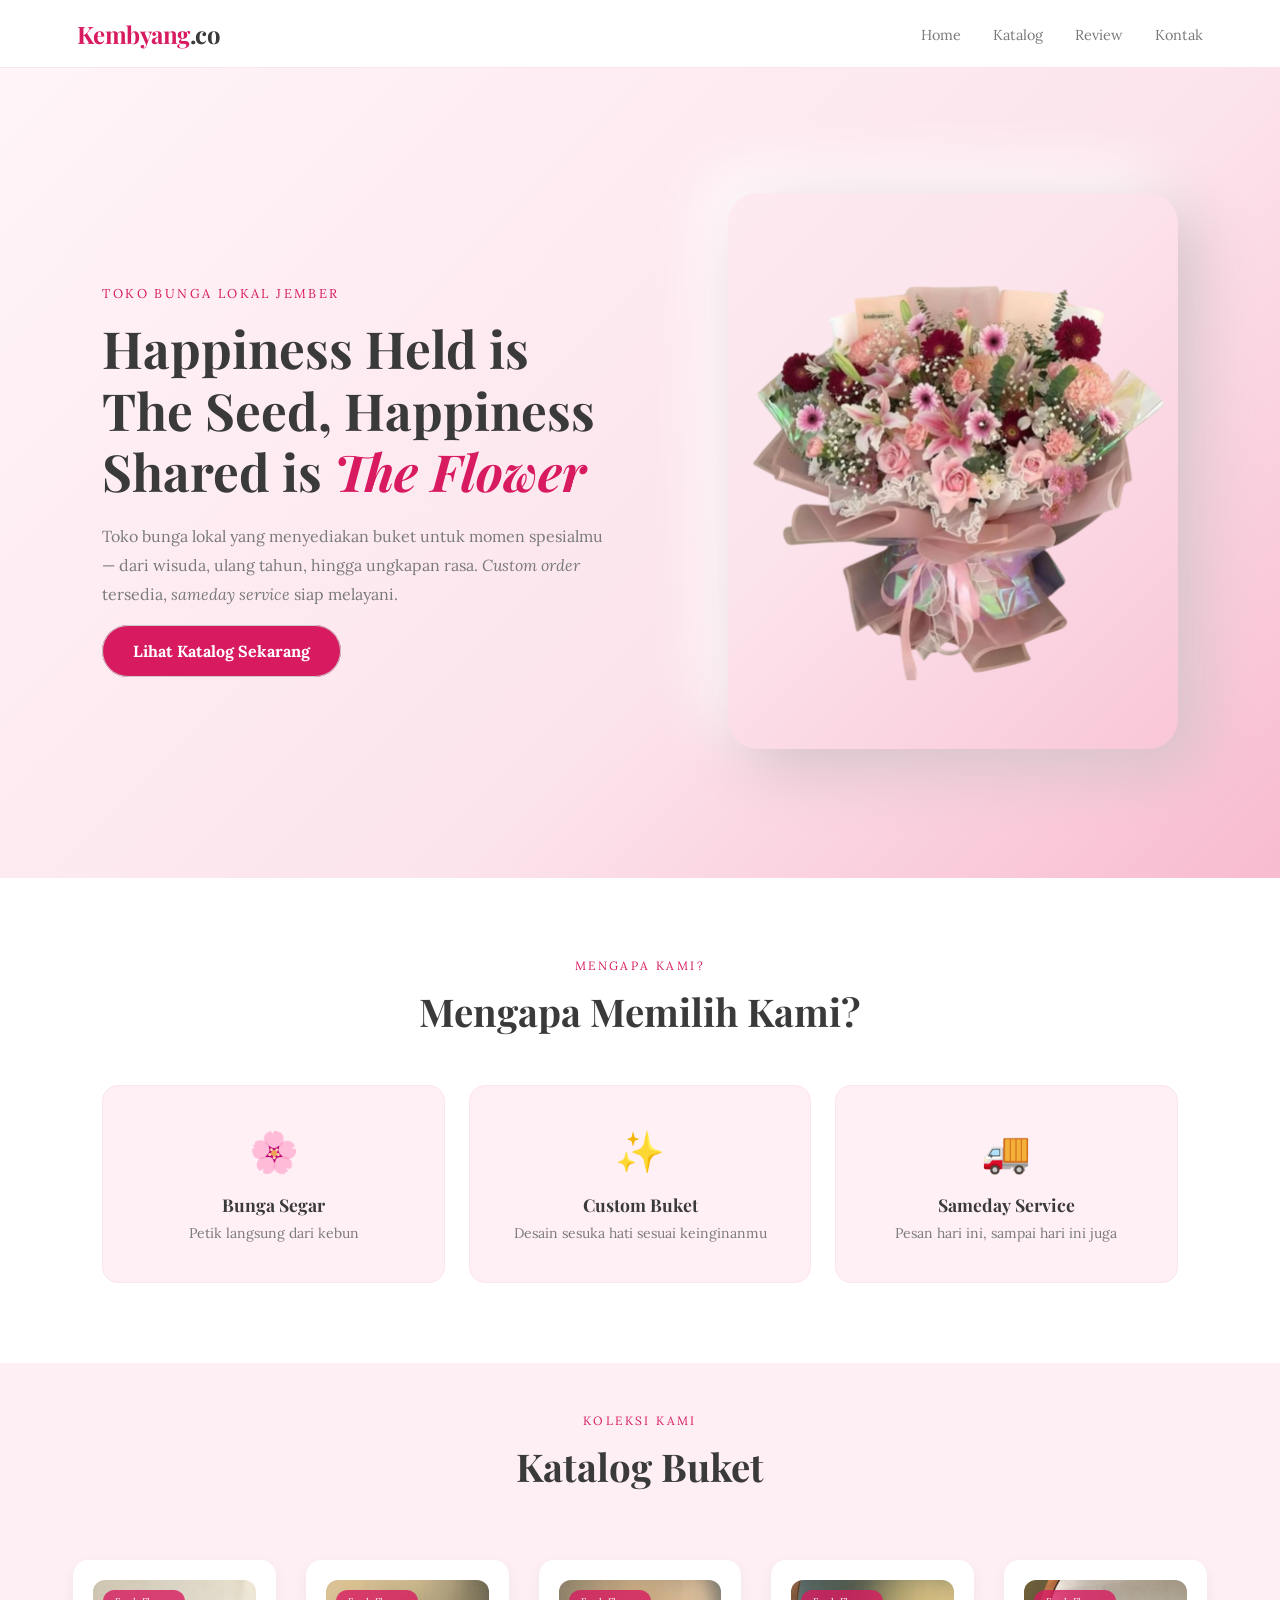
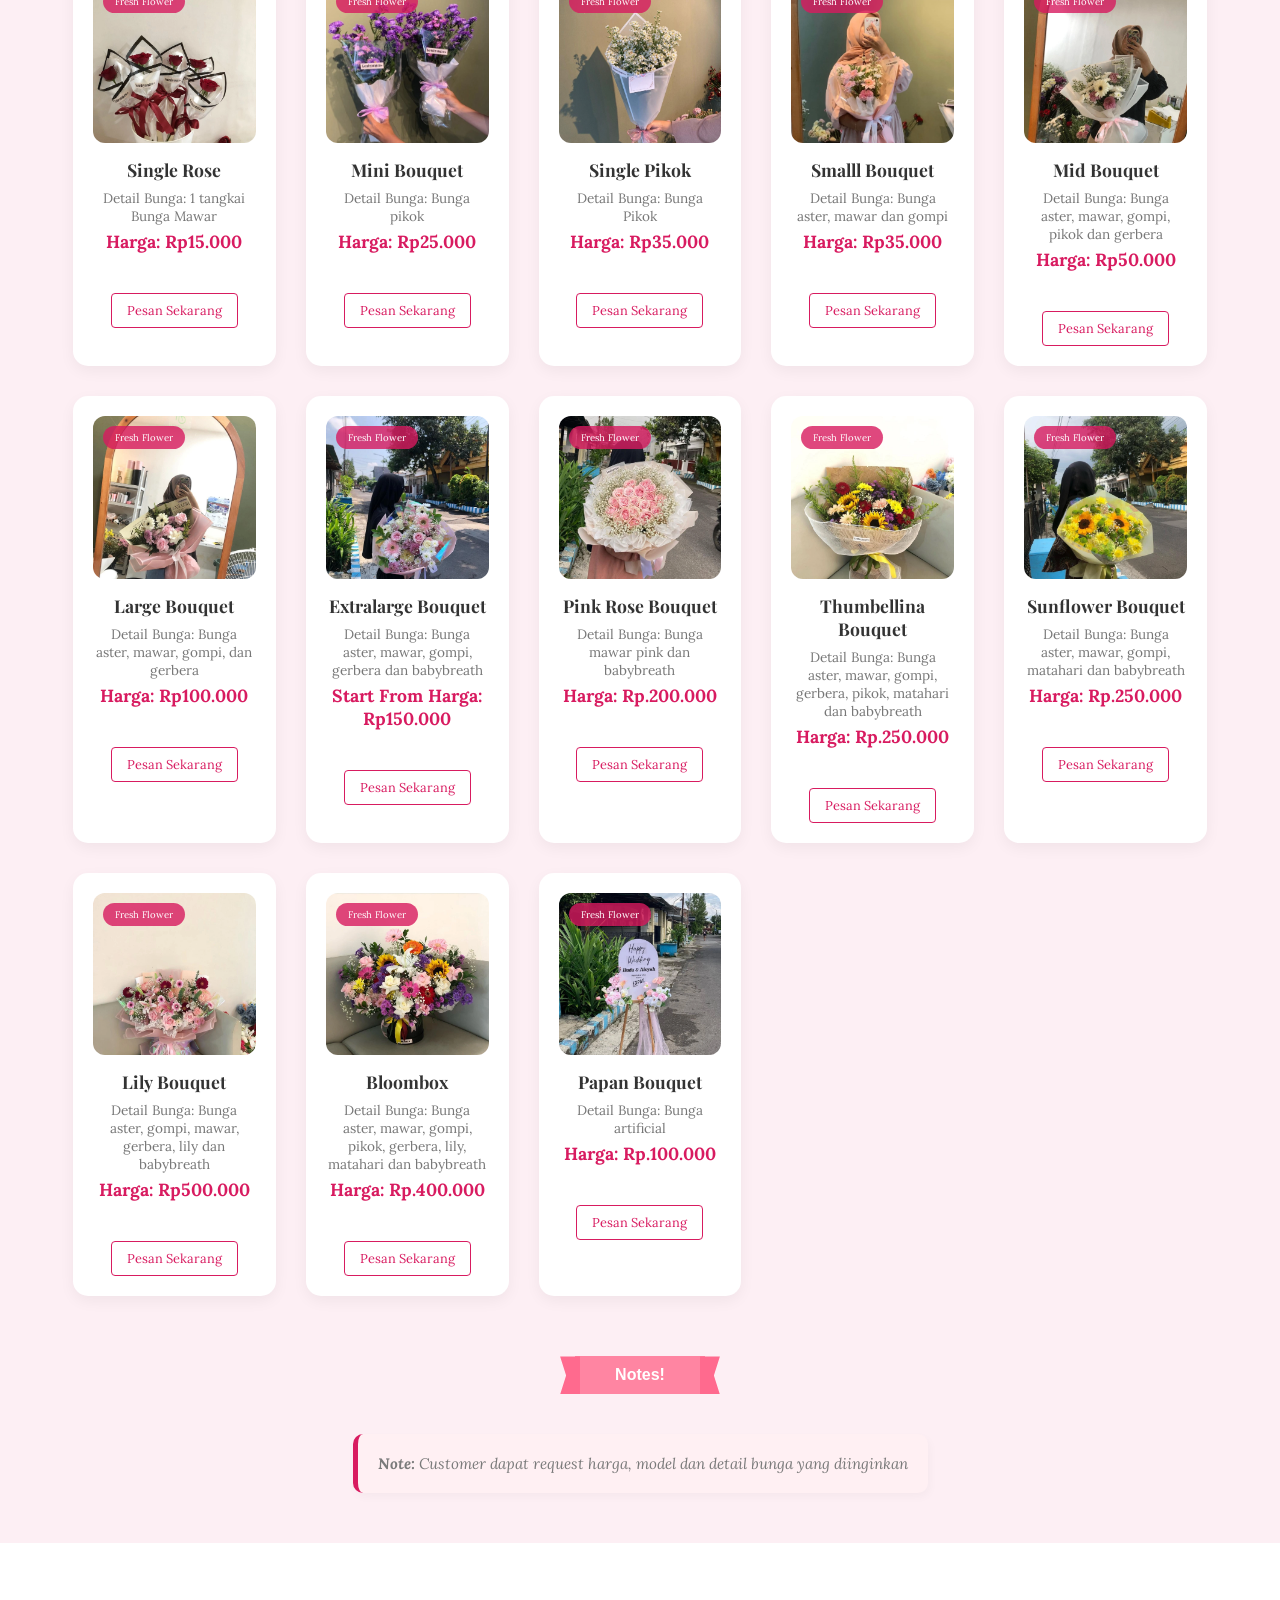
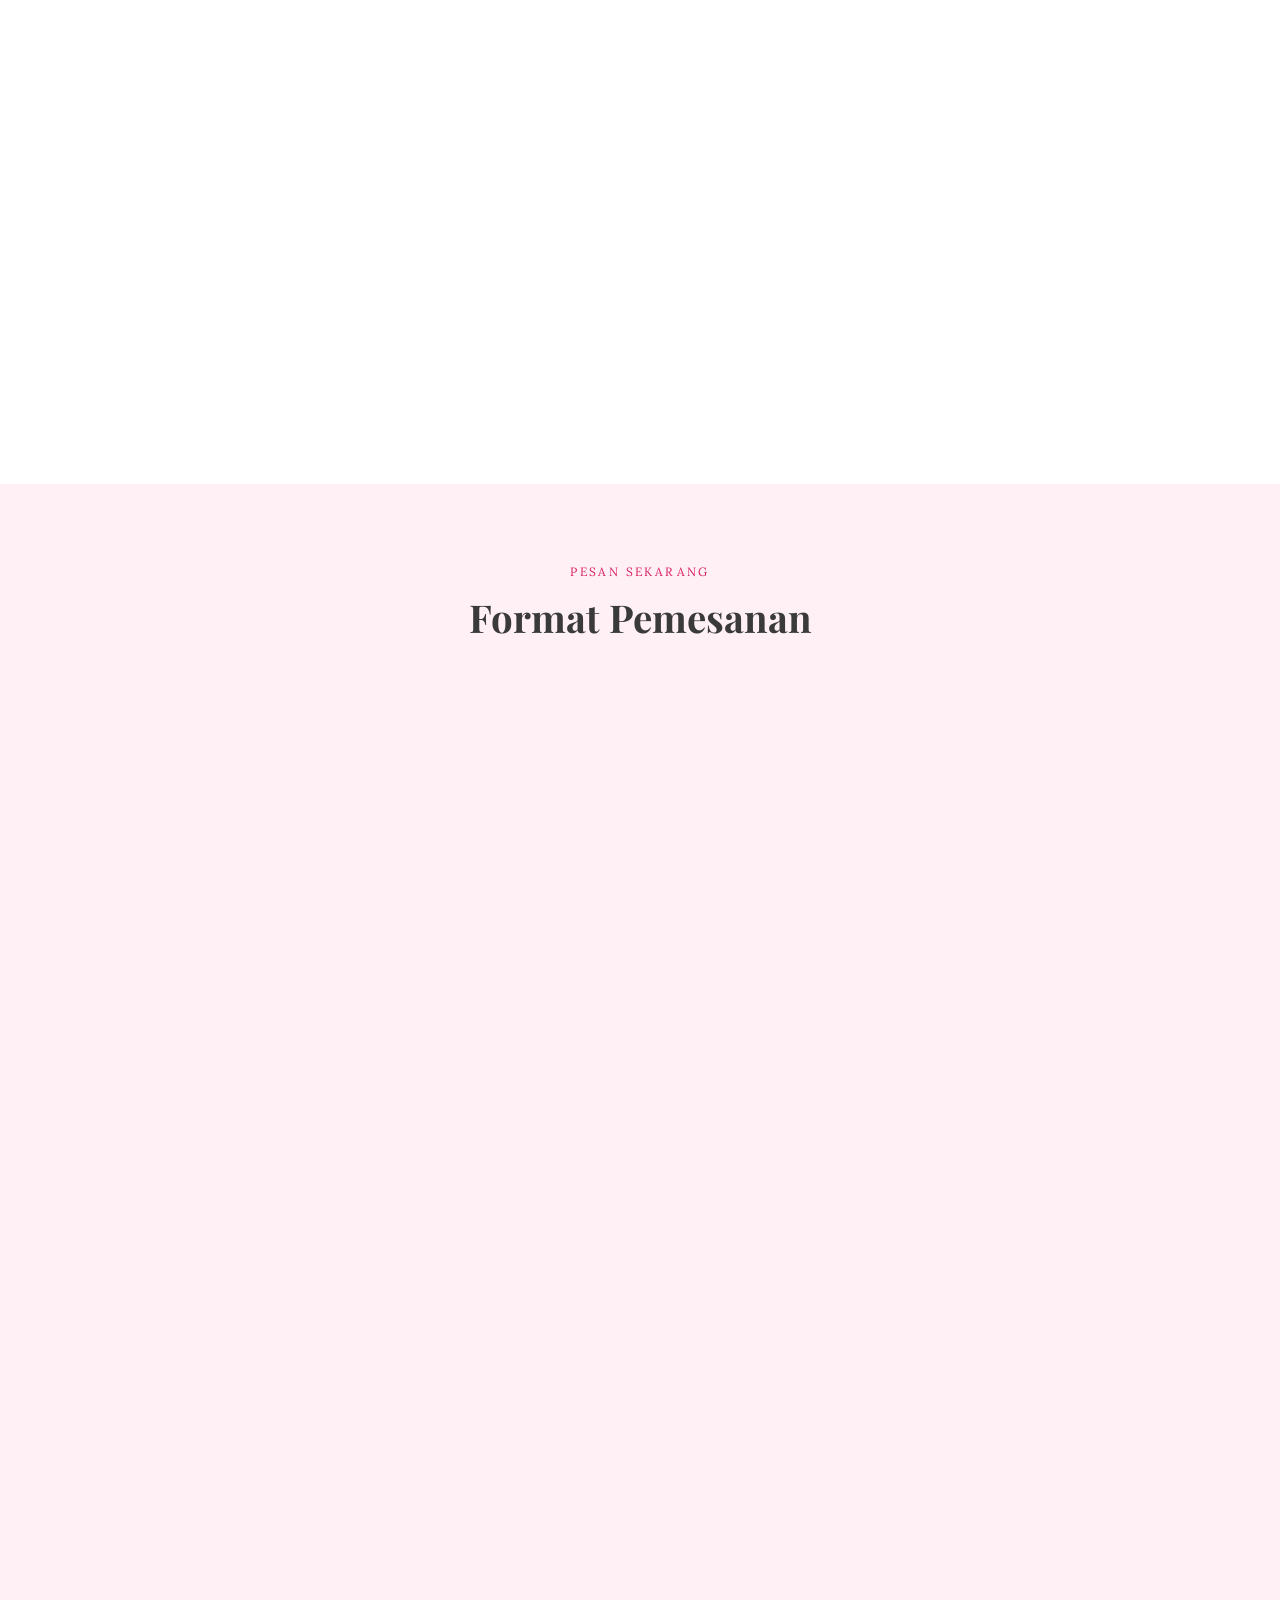
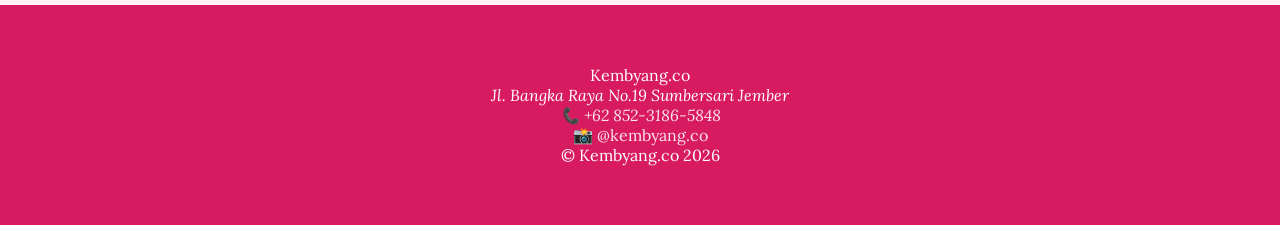
<file: index.html>
<!DOCTYPE html>
<html lang="id">

<head>
    <meta charset="UTF-8">
    <meta name="viewport" content="width=device-width, initial-scale=1.0">
    <meta name="description" content="Kembyang.co Buket segar untuk momen spesialmu, tersedia sameday service dan custom order">
    <title>Kembyang.co</title>
    <link rel="preconnect" href="https://fonts.googleapis.com">
    <link rel="preconnect" href="https://fonts.gstatic.com" crossorigin>
    <link href="https://fonts.googleapis.com/css2?family=Playfair+Display:ital,wght@0,400..900;1,400..900&display=swap"
        rel="stylesheet">
    <link rel="preconnect" href="https://fonts.googleapis.com">
    <link rel="preconnect" href="https://fonts.gstatic.com" crossorigin>
    <link href="https://fonts.googleapis.com/css2?family=Playfair+Display:ital,wght@0,400..700;1,400&family=Lora:ital,wght@0,400;0,500;1,400&display=swap" rel="stylesheet">
    <link rel="stylesheet" href="styles.css">
</head>

<body>
    <header class="header">
        <h1 class="logo">Kembyang<span>.co</span></h1>
        <nav>
            <ul class="nav-links">
                <li><a href="#home">Home</a></li>
                <li><a href="#katalog">Katalog</a></li>
                <li><a href="#review">Review</a></li>
                <li><a href="#kontak">Kontak</a></li>
            </ul>
        </nav>
        <button class="hamburger" aria-label="buka menu" id="hamburger">
            <span></span><span></span><span></span>
        </button>
    </header>
    <div class="mobile-menu" id="mobileMenu">
        <a href="#home" class="mobile-link">Home</a>
        <a href="#katalog" class="mobile-link">Katalog</a>
        <a href="#review" class="mobile-link">Review</a>
        <a href="#kontak" class="mobile-link">Kontak</a>
    </div>
    <section id="home" class="hero-section">
        <div class="hero-content reveal">
            <p class="hero-eyebrow">Toko bunga lokal Jember</p>
            <h1 class="hero-title">Happiness Held is The Seed, Happiness Shared is <em>The Flower</em></h1>
            <p class="hero-desc">Toko bunga lokal yang menyediakan buket untuk momen spesialmu — dari wisuda, ulang tahun, hingga ungkapan rasa. <em>Custom order</em> tersedia, <em>sameday service</em> siap melayani.</p>
            <a href="#katalog" class="btn-katalog">Lihat Katalog Sekarang</a>
        </div>
        <div class="hero-image reveal">
            <img class="flower-pict" src="images/Desain tanpa judul-Photoroom.png" alt="Bouquet Freshflowers Nuansa Pink dan Putih">
        </div>
    </section>
    <section class="features reveal">
        <p class="section-label">Mengapa kami?</p>
        <h2 class="section-title">Mengapa Memilih Kami?</h2>
        <ul class="features-grid">
            <li>
                <div class="feature-icon">🌸</div>
                <h3>Bunga Segar</h3>
                <p>Petik langsung dari kebun</p>
            </li>
            <li>
                <div class="feature-icon">✨</div>
                <h3>Custom Buket</h3>
                <p>Desain sesuka hati sesuai keinginanmu</p>
            </li>
            <li>
                <div class="feature-icon">🚚</div>
                <h3>Sameday Service</h3>
                <p>Pesan hari ini, sampai hari ini juga</p>
            </li>
        </ul>
    </section>
    <section id="katalog" class="katalog" aria-labelledby="jenis-buket">
        <p class="section-label">Koleksi kami</p>
        <h2 class="section-title">Katalog Buket</h2>
        <div class="katalog-grid">
            <article class="bouquet-card">
                <img src="images/single-rose.webp" alt="Single Rose Mawar Merah">
                <div class="card-content">
                    <h3>Single Rose</h3>
                    <p>Detail Bunga: 1 tangkai Bunga Mawar</p>
                    <p>Harga: Rp15.000</p>
                </div>
                <a href="https://wa.me/6285231865848" target="_blank" class="btn-order">Pesan
                    Sekarang</a>
            </article>
            <article class="bouquet-card">
                <img src="images/mini.webp" alt="Mini Bouquet dengan bunga pikok">
                <div class="card-content">
                    <h3>Mini Bouquet</h3>
                    <p>Detail Bunga: Bunga pikok</p>
                    <p>Harga: Rp25.000</p>
                </div>
                <a href="https://wa.me/6285231865848" target="_blank" class="btn-order">Pesan
                    Sekarang</a>
            </article>
            <article class="bouquet-card">
                <img src="images/single.webp" alt="Single Pikok">
                <div class="card-content">
                    <h3>Single Pikok</h3>
                    <p>Detail Bunga: Bunga Pikok</p>
                    <p>Harga: Rp35.000</p>
                </div>
                <a href="https://wa.me/6285231865848" target="_blank" class="btn-order">Pesan
                    Sekarang</a>
            </article>
            <article class="bouquet-card">
                <img src="images/small-2.webp" alt="Small Bouquet Bunga Freshflowers Nuansa Pink">
                <div class="card-content">
                    <h3>Smalll Bouquet</h3>
                    <p>Detail Bunga: Bunga aster, mawar dan gompi</p>
                    <p>Harga: Rp35.000</p>
                </div>
                <a href="https://wa.me/6285231865848" target="_blank" class="btn-order">Pesan
                    Sekarang</a>
            </article>
            <article class="bouquet-card">
                <img src="images/mid-1.webp" alt="Mid Bouquet Bunga Freshflowers Nuansa Pink Putih">
                <div class="card-content">
                    <h3>Mid Bouquet</h3>
                    <p>Detail Bunga: Bunga aster, mawar, gompi, pikok dan gerbera</p>
                    <p>Harga: Rp50.000</p>
                </div>
                <a href="https://wa.me/6285231865848" target="_blank" class="btn-order">Pesan
                    Sekarang</a>
            </article>
            <article class="bouquet-card">
                <img src="images/large.webp" alt="Large Bouquet Bunga Freshflowers Nuansa Pink">
                <div class="card-content">
                    <h3>Large Bouquet</h3>
                    <p>Detail Bunga: Bunga aster, mawar, gompi, dan gerbera</p>
                    <p>Harga: Rp100.000</p>
                </div>
                <a href="https://wa.me/6285231865848" target="_blank" class="btn-order">Pesan
                    Sekarang</a>
            </article>
            <article class="bouquet-card">
                <img src="images/extralarge-4.webp" alt="Extralarge Bouquet Bunga Freshflowers Nuansa Pink">
                <div class="card-content">
                    <h3>Extralarge Bouquet</h3>
                    <p>Detail Bunga: Bunga aster, mawar, gompi, gerbera dan babybreath</p>
                    <p>Start From Harga: Rp150.000</p>
                </div>
                <a href="https://wa.me/6285231865848" target="_blank" class="btn-order">Pesan
                    Sekarang</a>
            </article>
            <article class="bouquet-card">
                <img src="images/pink-rose.webp" alt="Pink Rose Bouquet Nuansa Pink">
                <div class="card-content">
                    <h3>Pink Rose Bouquet</h3>
                    <p>Detail Bunga: Bunga mawar pink dan babybreath</p>
                    <p>Harga: Rp.200.000</p>
                </div>
                <a href="https://wa.me/6285231865848" target="_blank" class="btn-order">Pesan
                    Sekarang</a>
            </article>
            <article class="bouquet-card">
                <img src="images/thumbellina.webp" alt="Thumbellina Bouquet Nuansa Warna-Warni">
                <div class="card-content">
                    <h3>Thumbellina Bouquet</h3>
                    <p>Detail Bunga: Bunga aster, mawar, gompi, gerbera, pikok, matahari dan babybreath</p>
                    <p>Harga: Rp.250.000</p>
                </div>
                <a href="https://wa.me/6285231865848" target="_blank" class="btn-order">Pesan
                    Sekarang</a>
            </article>
            <article class="bouquet-card">
                <img src="images/extralarge-2.webp" alt="Sunflower Bouquet Nuansa Kuning-Hijau">
                <div class="card-content">
                    <h3>Sunflower Bouquet</h3>
                    <p>Detail Bunga: Bunga aster, mawar, gompi, matahari dan babybreath</p>
                    <p>Harga: Rp.250.000</p>
                </div>
                <a href="https://wa.me/6285231865848" target="_blank" class="btn-order">Pesan
                    Sekarang</a>
            </article>
            <article class="bouquet-card">
                <img src="images/extralarge-3.webp" alt="Lily Bouquet Nuansa Pink">
                <div class="card-content">
                    <h3>Lily Bouquet</h3>
                    <p>Detail Bunga: Bunga aster, gompi, mawar, gerbera, lily dan babybreath</p>
                    <p>Harga: Rp500.000</p>
                </div>
                <a href="https://wa.me/6285231865848" target="_blank" class="btn-order">Pesan
                    Sekarang</a>
            </article>
            <article class="bouquet-card">
                <img src="images/bloombox.webp" alt="Bloombox Flower Nuansa Warna-Warni">
                <div class="card-content">
                    <h3>Bloombox</h3>
                    <p>Detail Bunga: Bunga aster, mawar, gompi, pikok, gerbera, lily, matahari dan babybreath</p>
                    <p>Harga: Rp.400.000</p>
                </div>
                <a href="https://wa.me/6285231865848" target="_blank" class="btn-order">Pesan
                    Sekarang</a>
            </article>
            <article class="bouquet-card">
                <img src="images/papan.webp" alt="Papan Buket Bunga Artificial Nuansa Pink Putih">
                <div class="card-content">
                    <h3>Papan Bouquet</h3>
                    <p>Detail Bunga: Bunga artificial</p>
                    <p>Harga: Rp.100.000</p>
                </div>
                <a href="https://wa.me/6285231865848" target="_blank" class="btn-order">Pesan
                    Sekarang</a>
            </article>
        </div>
        <div class="ribbon">Notes!</div>
        <div class="note">
            <aside>
                <p><strong>Note:</strong> Customer dapat request harga, model dan detail bunga yang diinginkan</p>
            </aside>
        </div>
    </section>
    <section id="review" class="reviews reveal" aria-labelledby="review-customer">
        <p class="section-label">Kata mereka</p>
        <h2 class="section-title">Apa Kata Pelanggan Kami?</h2>
        <div class="review-grid">
            <article class="review-card">
                <div class="reviewer">
                    <img src="images/customer-1.webp" alt="Customer tersenyum memegang buket mawar merah">
                    <div>
                        <span class="reviewer-name">Harisa</span>
                        <div class="stars">⭐⭐⭐⭐⭐</div>
                        <span class="reviewer-tag">Rencang Kembyang</span>
                    </div>
                </div>
                <p class="review-text">"Terima kasihh yaa kakk akuu sukaa bangett sama buketnyaa. lovee 🫰🏻💗✨"</p>
            </article>
            <article class="review-card">
                <div class="reviewer">
                    <img src="images/customer-2.webp" alt="Customer memegang buket thumbellina sesuai requestnya">
                    <div>
                        <span class="reviewer-name">Jeni</span>
                        <div class="stars">⭐⭐⭐⭐⭐</div>
                        <span class="reviewer-tag">Rencang Kembyang</span>
                    </div>
                </div>
                <p class="review-text">"Kakkk buketnyaa cantikkk bangettt persis kayak request yg aku mauuuu 🥹💗🫰🏻
                    maaciiii banyakk yawww suksess selaluuu 🫰🏻🥺"</p>
            </article>
            <article class="review-card">
                <div class="reviewer">
                    <div class="reviewer-avatar-placeholder">S</div>
                    <div>
                        <span class="reviewer-name">Serena</span>
                        <div class="stars">⭐⭐⭐⭐⭐</div>
                        <span class="reviewer-tag">Rencang Kembyang</span>
                    </div>
                </div>
                <p class="review-text">"Ordernya gampang banget, kakak adminnya juga fast-response dan buketnya cantikk banget pas dateng. Recommended pokoknya!! 🫶🏻❤️"</p>
            </article>
        </div>
    </section>
    <section class="order">
        <div class="order-inner">
            <p class="section-label" style="text-align: center">Pesan sekarang</p>
            <h2 class="section-title" style="text-align: center">Format Pemesanan</h2>
            <form class="order-form reveal" id="orderForm" novalidate>
                <div class="form-group">
                    <label for="name">Nama</label>
                    <input type="text" id="name" name="name" placeholder="Nama kamu" required>
                </div>
                <div class="form-row">
                    <div class="form-group">
                        <label for="date">Tanggal</label>
                        <input type="date" name="date" id="date" required>
                    </div>
                    <div class="form-group">
                        <label for="time">Jam</label>
                        <input type="time" id="time" name="time" required>
                    </div>
                </div>
                <div class="form-group">
                    <label for="bouquet">Jenis buket</label>
                    <select name="bouquet" id="bouquet" required>
                        <option value="" disabled selected>Pilih buket...</option>
                        <option value="Single Rose — Rp15.000">Single Rose — Rp15.000</option>
                        <option value="Mini Bouquet — Rp25.000">Mini Bouquet — Rp25.000</option>
                        <option value="Small Bouquet — Rp.35.000">Small Bouquet — Rp.35.000</option>
                        <option value="Mid Bouquet — Rp50.000">Mid Bouquet — Rp50.000</option>
                        <option value="Large Bouquet — Rp100.000">Large Bouquet — Rp100.000</option>
                        <option value="Extralarge Bouquet">Extralarge Bouquet</option>
                        <option value="Pink Rose Bouquet">Pink Rose Bouquet</option>
                        <option value="Thumbellina Bouquet">Thumbellina Bouquet</option>
                        <option value="Sunflower Bouquet">Sunflower Bouquet</option>
                        <option value="Lily Bouquet">Lily Bouquet</option>
                        <option value="Bloombox">Bloombox</option>
                        <option value="Papan Bouquet">Papan Bouquet</option>
                    </select>
                </div>
                <div class="form-group">
                    <label>Metode Pengiriman</label>
                    <div class="radio-group">
                        <div class="radio-item">
                            <input type="radio" name="shipping" id="pickup" value="Diambil sendiri">
                            <label for="pickup">Diambil sendiri</label>
                        </div>
                        <div class="radio-item">
                            <input type="radio" name="shipping" id="delivery" value="Dikirim">
                            <label for="delivery">Dikirim</label>
                        </div>
                    </div>
                </div>
                <div class="form-group" id="addressGroup" style="display: none">
                    <label for="address">Alamat lengkap pengiriman</label>
                    <textarea name="address" id="address" rows="3" placeholder="Nama jalan, nomor rumah, kelurahan..."></textarea>
                    <p class="form-hint">Wajib diisi jika memilih pengiriman</p>
                </div>
                <div class="form-group">
                    <label for="notes">Catatan request tambahan (opsional)</label>
                    <textarea name="notes" id="notes" rows="3" placeholder="Contoh: full pink, pita putih, wrapping pink putih..."></textarea>
                </div>
                <div class="form-group">
                    <label>Foto referensi (opsional)</label>
                    <div class="upload-area" id="uploadArea">
                        <input type="file" id="refImages" name="refImages" accept="image/*" multiple>
                        <div class="upload-icon">🖼️</div>
                        <span class="upload-label">
                            <strong>Klik atau seret foto ke sini</strong><br>
                            Bisa dari galeri, screenshot Instagram, atau referensi lainnya<br>
                            <span style="font-size: 0.75rem">Maks. 5 foto &bull; JPG, PNG, WEBP</span>
                        </span>
                    </div>
                    <div class="preview-grid" id="previewGrid"></div>
                    <p class="upload-count" id="uploadCount"></p>
                    <div class="wa-reminder" id="waReminder">
                        📎 Setelah form terkirim, jangan lupa kirim foto referensinya langsung di chat WhatsApp ya kak!
                    </div>
                </div>
                <button type="submit" class="btn-submit">Kirim Pesanan via WhatsApp 🌸</button>
            </form>
        </div>
    </section>
    <footer id="kontak">
        <p class="footer-logo">Kembyang.co</p>
        <address>Jl. Bangka Raya No.19 Sumbersari Jember</address>
        <address>📞 <a href="tel:+6285231865848">+62 852-3186-5848</a></address>
        <p>📸 <a href="https://www.instagram.com/kembyang.co">@kembyang.co</a></p>
        <p class="footer-copy">&copy; Kembyang.co 2026</p>
    </footer>
    <script src="script.js"></script>
</body>

</html>
</file>
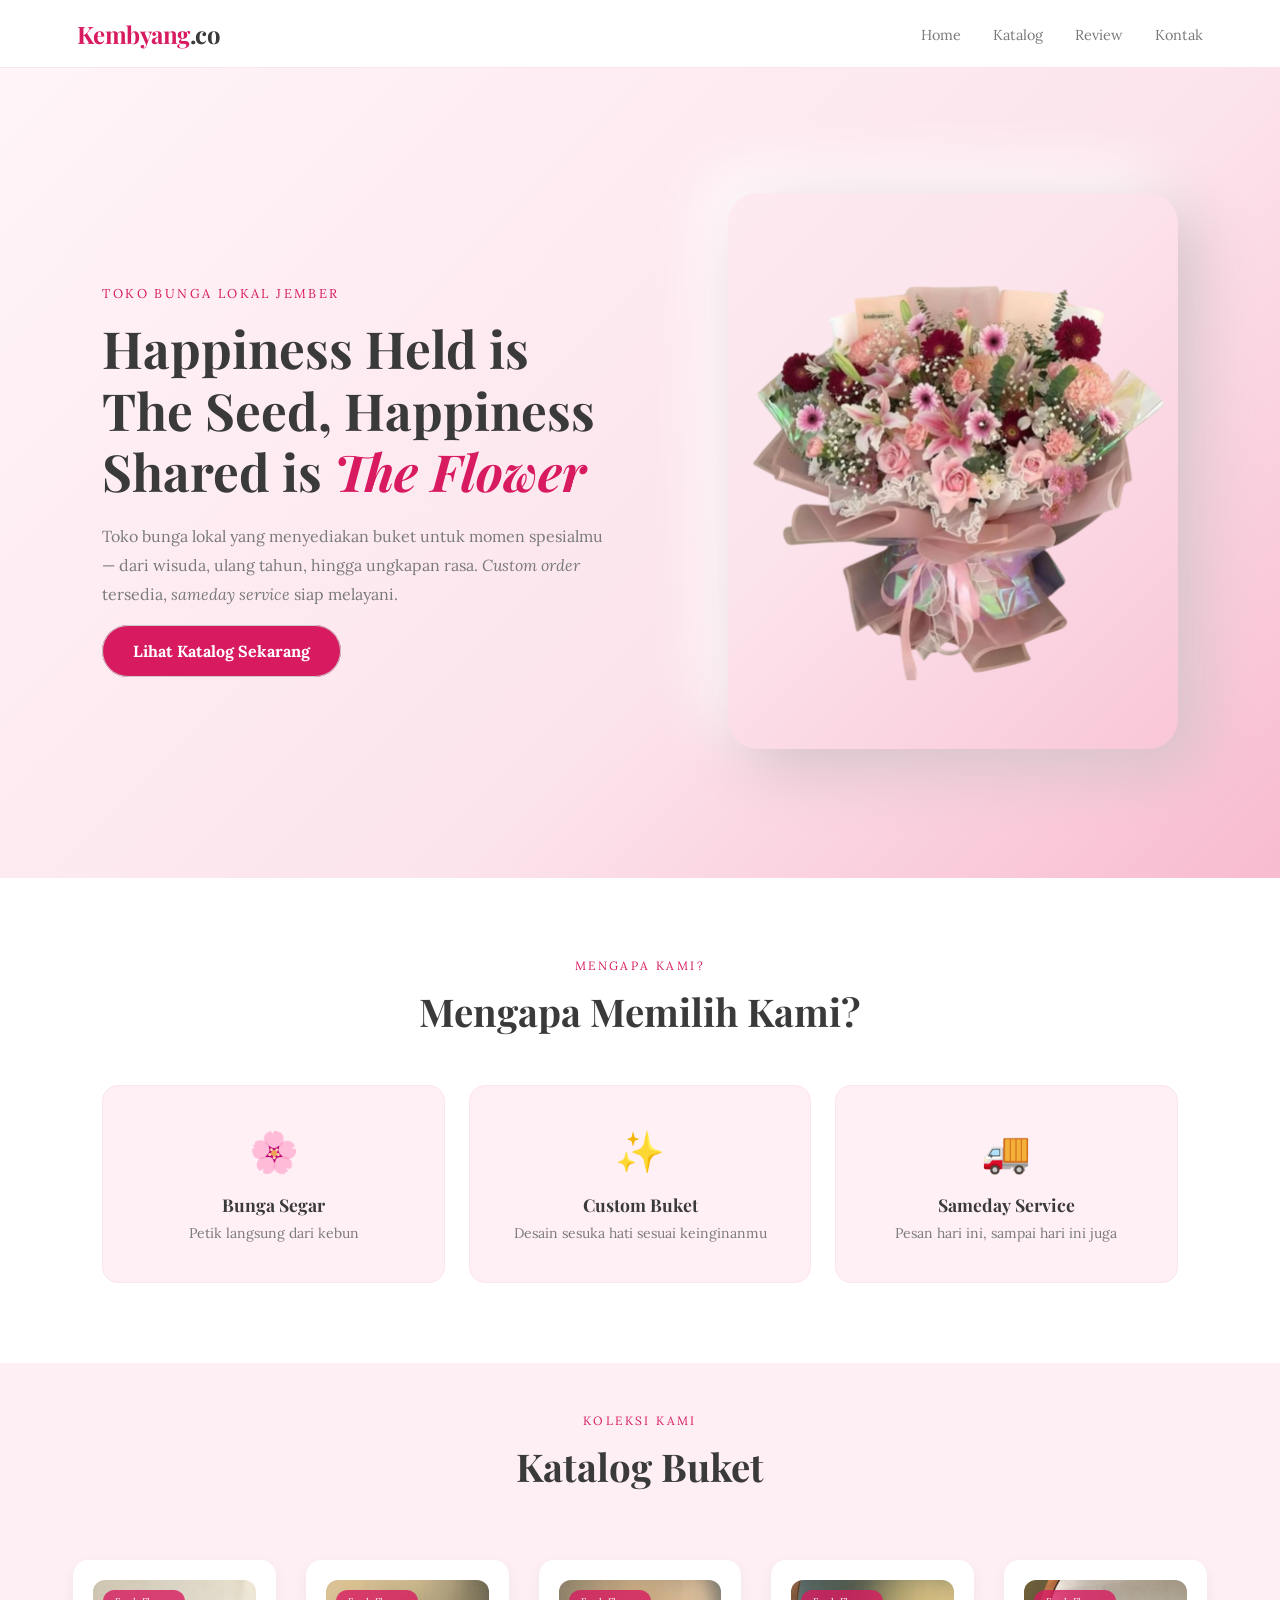
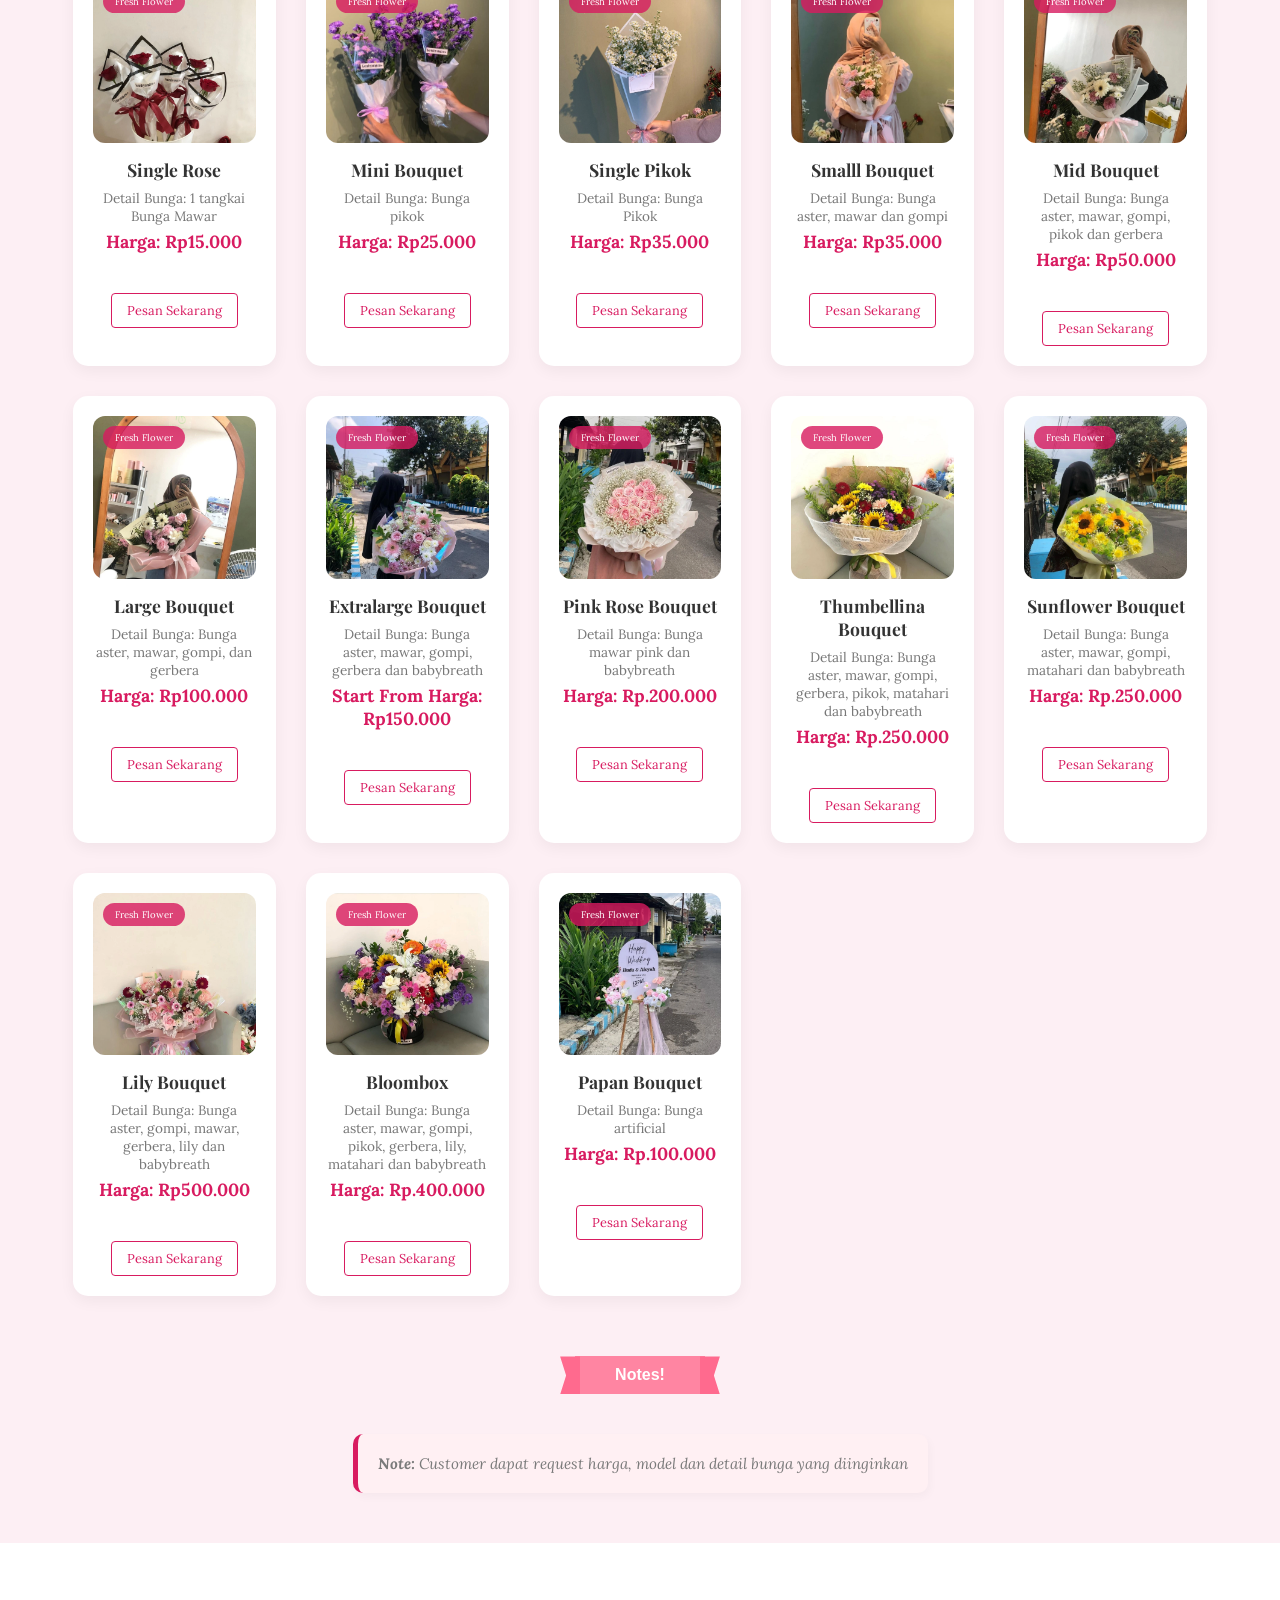
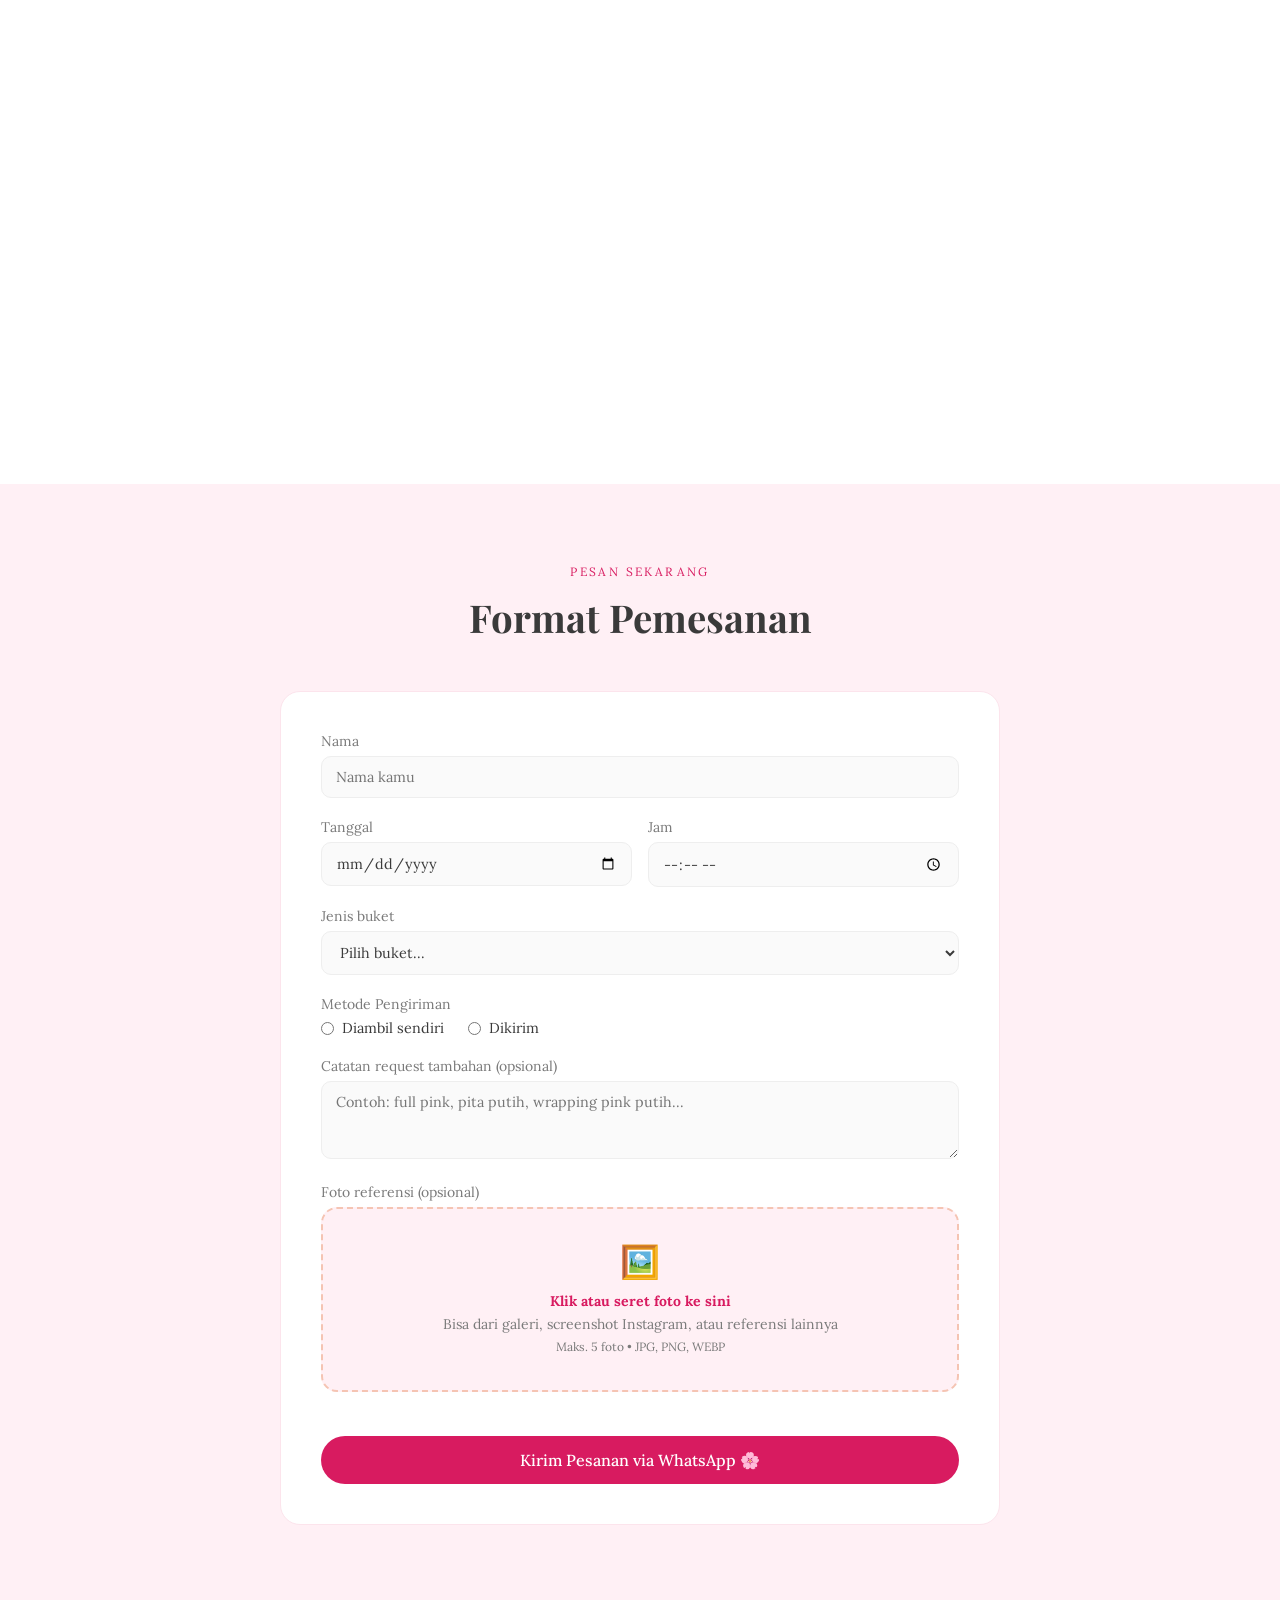
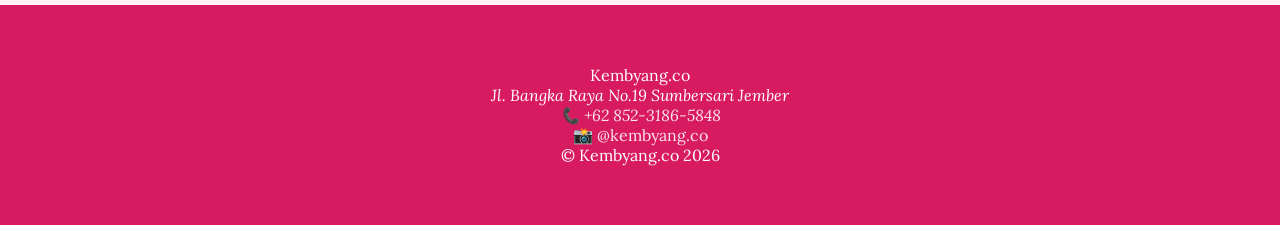
<file: index.html.html>
<!DOCTYPE html>
<html lang="id">

<head>
    <meta charset="UTF-8">
    <meta name="viewport" content="width=device-width, initial-scale=1.0">
    <meta name="description" content="Kembyang.co Buket segar untuk momen spesialmu, tersedia sameday service dan custom order">
    <title>Kembyang.co</title>
    <link rel="preconnect" href="https://fonts.googleapis.com">
    <link rel="preconnect" href="https://fonts.gstatic.com" crossorigin>
    <link href="https://fonts.googleapis.com/css2?family=Playfair+Display:ital,wght@0,400..900;1,400..900&display=swap"
        rel="stylesheet">
    <link rel="preconnect" href="https://fonts.googleapis.com">
    <link rel="preconnect" href="https://fonts.gstatic.com" crossorigin>
    <link href="https://fonts.googleapis.com/css2?family=Playfair+Display:ital,wght@0,400..700;1,400&family=Lora:ital,wght@0,400;0,500;1,400&display=swap" rel="stylesheet">
    <link rel="stylesheet" href="styles.css">
</head>

<body>
    <header class="header">
        <h1 class="logo">Kembyang<span>.co</span></h1>
        <nav>
            <ul class="nav-links">
                <li><a href="#home">Home</a></li>
                <li><a href="#katalog">Katalog</a></li>
                <li><a href="#review">Review</a></li>
                <li><a href="#kontak">Kontak</a></li>
            </ul>
        </nav>
        <button class="hamburger" aria-label="buka menu" id="hamburger">
            <span></span><span></span><span></span>
        </button>
    </header>
    <div class="mobile-menu" id="mobileMenu">
        <a href="#home" class="mobile-link">Home</a>
        <a href="#katalog" class="mobile-link">Katalog</a>
        <a href="#review" class="mobile-link">Review</a>
        <a href="#kontak" class="mobile-link">Kontak</a>
    </div>
    <section id="home" class="hero-section">
        <div class="hero-content reveal">
            <p class="hero-eyebrow">Toko bunga lokal Jember</p>
            <h1 class="hero-title">Happiness Held is The Seed, Happiness Shared is <em>The Flower</em></h1>
            <p class="hero-desc">Toko bunga lokal yang menyediakan buket untuk momen spesialmu — dari wisuda, ulang tahun, hingga ungkapan rasa. <em>Custom order</em> tersedia, <em>sameday service</em> siap melayani.</p>
            <a href="#katalog" class="btn-katalog">Lihat Katalog Sekarang</a>
        </div>
        <div class="hero-image reveal">
            <img class="flower-pict" src="images/Desain tanpa judul-Photoroom.png" alt="Bouquet Freshflowers Nuansa Pink dan Putih">
        </div>
    </section>
    <section class="features reveal">
        <p class="section-label">Mengapa kami?</p>
        <h2 class="section-title">Mengapa Memilih Kami?</h2>
        <ul class="features-grid">
            <li>
                <div class="feature-icon">🌸</div>
                <h3>Bunga Segar</h3>
                <p>Petik langsung dari kebun</p>
            </li>
            <li>
                <div class="feature-icon">✨</div>
                <h3>Custom Buket</h3>
                <p>Desain sesuka hati sesuai keinginanmu</p>
            </li>
            <li>
                <div class="feature-icon">🚚</div>
                <h3>Sameday Service</h3>
                <p>Pesan hari ini, sampai hari ini juga</p>
            </li>
        </ul>
    </section>
    <section id="katalog" class="katalog" aria-labelledby="jenis-buket">
        <p class="section-label">Koleksi kami</p>
        <h2 class="section-title">Katalog Buket</h2>
        <div class="katalog-grid">
            <article class="bouquet-card">
                <img src="images/single-rose.webp" alt="Single Rose Mawar Merah">
                <div class="card-content">
                    <h3>Single Rose</h3>
                    <p>Detail Bunga: 1 tangkai Bunga Mawar</p>
                    <p>Harga: Rp15.000</p>
                </div>
                <a href="https://wa.me/6285231865848" target="_blank" class="btn-order">Pesan
                    Sekarang</a>
            </article>
            <article class="bouquet-card">
                <img src="images/mini.webp" alt="Mini Bouquet dengan bunga pikok">
                <div class="card-content">
                    <h3>Mini Bouquet</h3>
                    <p>Detail Bunga: Bunga pikok</p>
                    <p>Harga: Rp25.000</p>
                </div>
                <a href="https://wa.me/6285231865848" target="_blank" class="btn-order">Pesan
                    Sekarang</a>
            </article>
            <article class="bouquet-card">
                <img src="images/single.webp" alt="Single Pikok">
                <div class="card-content">
                    <h3>Single Pikok</h3>
                    <p>Detail Bunga: Bunga Pikok</p>
                    <p>Harga: Rp35.000</p>
                </div>
                <a href="https://wa.me/6285231865848" target="_blank" class="btn-order">Pesan
                    Sekarang</a>
            </article>
            <article class="bouquet-card">
                <img src="images/small-2.webp" alt="Small Bouquet Bunga Freshflowers Nuansa Pink">
                <div class="card-content">
                    <h3>Smalll Bouquet</h3>
                    <p>Detail Bunga: Bunga aster, mawar dan gompi</p>
                    <p>Harga: Rp35.000</p>
                </div>
                <a href="https://wa.me/6285231865848" target="_blank" class="btn-order">Pesan
                    Sekarang</a>
            </article>
            <article class="bouquet-card">
                <img src="images/mid-1.webp" alt="Mid Bouquet Bunga Freshflowers Nuansa Pink Putih">
                <div class="card-content">
                    <h3>Mid Bouquet</h3>
                    <p>Detail Bunga: Bunga aster, mawar, gompi, pikok dan gerbera</p>
                    <p>Harga: Rp50.000</p>
                </div>
                <a href="https://wa.me/6285231865848" target="_blank" class="btn-order">Pesan
                    Sekarang</a>
            </article>
            <article class="bouquet-card">
                <img src="images/large.webp" alt="Large Bouquet Bunga Freshflowers Nuansa Pink">
                <div class="card-content">
                    <h3>Large Bouquet</h3>
                    <p>Detail Bunga: Bunga aster, mawar, gompi, dan gerbera</p>
                    <p>Harga: Rp100.000</p>
                </div>
                <a href="https://wa.me/6285231865848" target="_blank" class="btn-order">Pesan
                    Sekarang</a>
            </article>
            <article class="bouquet-card">
                <img src="images/extralarge-4.webp" alt="Extralarge Bouquet Bunga Freshflowers Nuansa Pink">
                <div class="card-content">
                    <h3>Extralarge Bouquet</h3>
                    <p>Detail Bunga: Bunga aster, mawar, gompi, gerbera dan babybreath</p>
                    <p>Start From Harga: Rp150.000</p>
                </div>
                <a href="https://wa.me/6285231865848" target="_blank" class="btn-order">Pesan
                    Sekarang</a>
            </article>
            <article class="bouquet-card">
                <img src="images/pink-rose.webp" alt="Pink Rose Bouquet Nuansa Pink">
                <div class="card-content">
                    <h3>Pink Rose Bouquet</h3>
                    <p>Detail Bunga: Bunga mawar pink dan babybreath</p>
                    <p>Harga: Rp.200.000</p>
                </div>
                <a href="https://wa.me/6285231865848" target="_blank" class="btn-order">Pesan
                    Sekarang</a>
            </article>
            <article class="bouquet-card">
                <img src="images/thumbellina.webp" alt="Thumbellina Bouquet Nuansa Warna-Warni">
                <div class="card-content">
                    <h3>Thumbellina Bouquet</h3>
                    <p>Detail Bunga: Bunga aster, mawar, gompi, gerbera, pikok, matahari dan babybreath</p>
                    <p>Harga: Rp.250.000</p>
                </div>
                <a href="https://wa.me/6285231865848" target="_blank" class="btn-order">Pesan
                    Sekarang</a>
            </article>
            <article class="bouquet-card">
                <img src="images/extralarge-2.webp" alt="Sunflower Bouquet Nuansa Kuning-Hijau">
                <div class="card-content">
                    <h3>Sunflower Bouquet</h3>
                    <p>Detail Bunga: Bunga aster, mawar, gompi, matahari dan babybreath</p>
                    <p>Harga: Rp.250.000</p>
                </div>
                <a href="https://wa.me/6285231865848" target="_blank" class="btn-order">Pesan
                    Sekarang</a>
            </article>
            <article class="bouquet-card">
                <img src="images/extralarge-3.webp" alt="Lily Bouquet Nuansa Pink">
                <div class="card-content">
                    <h3>Lily Bouquet</h3>
                    <p>Detail Bunga: Bunga aster, gompi, mawar, gerbera, lily dan babybreath</p>
                    <p>Harga: Rp500.000</p>
                </div>
                <a href="https://wa.me/6285231865848" target="_blank" class="btn-order">Pesan
                    Sekarang</a>
            </article>
            <article class="bouquet-card">
                <img src="images/bloombox.webp" alt="Bloombox Flower Nuansa Warna-Warni">
                <div class="card-content">
                    <h3>Bloombox</h3>
                    <p>Detail Bunga: Bunga aster, mawar, gompi, pikok, gerbera, lily, matahari dan babybreath</p>
                    <p>Harga: Rp.400.000</p>
                </div>
                <a href="https://wa.me/6285231865848" target="_blank" class="btn-order">Pesan
                    Sekarang</a>
            </article>
            <article class="bouquet-card">
                <img src="images/papan.webp" alt="Papan Buket Bunga Artificial Nuansa Pink Putih">
                <div class="card-content">
                    <h3>Papan Bouquet</h3>
                    <p>Detail Bunga: Bunga artificial</p>
                    <p>Harga: Rp.100.000</p>
                </div>
                <a href="https://wa.me/6285231865848" target="_blank" class="btn-order">Pesan
                    Sekarang</a>
            </article>
        </div>
        <div class="ribbon">Notes!</div>
        <div class="note">
            <aside>
                <p><strong>Note:</strong> Customer dapat request harga, model dan detail bunga yang diinginkan</p>
            </aside>
        </div>
    </section>
    <section id="review" class="reviews reveal" aria-labelledby="review-customer">
        <p class="section-label">Kata mereka</p>
        <h2 class="section-title">Apa Kata Pelanggan Kami?</h2>
        <div class="review-grid">
            <article class="review-card">
                <div class="reviewer">
                    <img src="images/customer-1.webp" alt="Customer tersenyum memegang buket mawar merah">
                    <div>
                        <span class="reviewer-name">Harisa</span>
                        <div class="stars">⭐⭐⭐⭐⭐</div>
                        <span class="reviewer-tag">Rencang Kembyang</span>
                    </div>
                </div>
                <p class="review-text">"Terima kasihh yaa kakk akuu sukaa bangett sama buketnyaa. lovee 🫰🏻💗✨"</p>
            </article>
            <article class="review-card">
                <div class="reviewer">
                    <img src="images/customer-2.webp" alt="Customer memegang buket thumbellina sesuai requestnya">
                    <div>
                        <span class="reviewer-name">Jeni</span>
                        <div class="stars">⭐⭐⭐⭐⭐</div>
                        <span class="reviewer-tag">Rencang Kembyang</span>
                    </div>
                </div>
                <p class="review-text">"Kakkk buketnyaa cantikkk bangettt persis kayak request yg aku mauuuu 🥹💗🫰🏻
                    maaciiii banyakk yawww suksess selaluuu 🫰🏻🥺"</p>
            </article>
            <article class="review-card">
                <div class="reviewer">
                    <div class="reviewer-avatar-placeholder">S</div>
                    <div>
                        <span class="reviewer-name">Serena</span>
                        <div class="stars">⭐⭐⭐⭐⭐</div>
                        <span class="reviewer-tag">Rencang Kembyang</span>
                    </div>
                </div>
                <p class="review-text">"Ordernya gampang banget, kakak adminnya juga fast-response dan buketnya cantikk banget pas dateng. Recommended pokoknya!! 🫶🏻❤️"</p>
            </article>
        </div>
    </section>
    <section class="order">
        <div class="order-inner">
            <p class="section-label" style="text-align: center">Pesan sekarang</p>
            <h2 class="section-title" style="text-align: center">Format Pemesanan</h2>
            <form class="order-form reveal" id="orderForm" novalidate>
                <div class="form-group">
                    <label for="name">Nama</label>
                    <input type="text" id="name" name="name" placeholder="Nama kamu" required>
                </div>
                <div class="form-row">
                    <div class="form-group">
                        <label for="date">Tanggal</label>
                        <input type="date" name="date" id="date" required>
                    </div>
                    <div class="form-group">
                        <label for="time">Jam</label>
                        <input type="time" id="time" name="time" required>
                    </div>
                </div>
                <div class="form-group">
                    <label for="bouquet">Jenis buket</label>
                    <select name="bouquet" id="bouquet" required>
                        <option value="" disabled selected>Pilih buket...</option>
                        <option value="Single Rose — Rp15.000">Single Rose — Rp15.000</option>
                        <option value="Mini Bouquet — Rp25.000">Mini Bouquet — Rp25.000</option>
                        <option value="Small Bouquet — Rp.35.000">Small Bouquet — Rp.35.000</option>
                        <option value="Mid Bouquet — Rp50.000">Mid Bouquet — Rp50.000</option>
                        <option value="Large Bouquet — Rp100.000">Large Bouquet — Rp100.000</option>
                        <option value="Extralarge Bouquet">Extralarge Bouquet</option>
                        <option value="Pink Rose Bouquet">Pink Rose Bouquet</option>
                        <option value="Thumbellina Bouquet">Thumbellina Bouquet</option>
                        <option value="Sunflower Bouquet">Sunflower Bouquet</option>
                        <option value="Lily Bouquet">Lily Bouquet</option>
                        <option value="Bloombox">Bloombox</option>
                        <option value="Papan Bouquet">Papan Bouquet</option>
                    </select>
                </div>
                <div class="form-group">
                    <label>Metode Pengiriman</label>
                    <div class="radio-group">
                        <div class="radio-item">
                            <input type="radio" name="shipping" id="pickup" value="Diambil sendiri">
                            <label for="pickup">Diambil sendiri</label>
                        </div>
                        <div class="radio-item">
                            <input type="radio" name="shipping" id="delivery" value="Dikirim">
                            <label for="delivery">Dikirim</label>
                        </div>
                    </div>
                </div>
                <div class="form-group" id="addressGroup" style="display: none">
                    <label for="address">Alamat lengkap pengiriman</label>
                    <textarea name="address" id="address" rows="3" placeholder="Nama jalan, nomor rumah, kelurahan..."></textarea>
                    <p class="form-hint">Wajib diisi jika memilih pengiriman</p>
                </div>
                <div class="form-group">
                    <label for="notes">Catatan request tambahan (opsional)</label>
                    <textarea name="notes" id="notes" rows="3" placeholder="Contoh: full pink, pita putih, wrapping pink putih..."></textarea>
                </div>
                <div class="form-group">
                    <label>Foto referensi (opsional)</label>
                    <div class="upload-area" id="uploadArea">
                        <input type="file" id="refImages" name="refImages" accept="image/*" multiple>
                        <div class="upload-icon">🖼️</div>
                        <span class="upload-label">
                            <strong>Klik atau seret foto ke sini</strong><br>
                            Bisa dari galeri, screenshot Instagram, atau referensi lainnya<br>
                            <span style="font-size: 0.75rem">Maks. 5 foto &bull; JPG, PNG, WEBP</span>
                        </span>
                    </div>
                    <div class="preview-grid" id="previewGrid"></div>
                    <p class="upload-count" id="uploadCount"></p>
                    <div class="wa-reminder" id="waReminder">
                        📎 Setelah form terkirim, jangan lupa kirim foto referensinya langsung di chat WhatsApp ya kak!
                    </div>
                </div>
                <button type="submit" class="btn-submit">Kirim Pesanan via WhatsApp 🌸</button>
            </form>
        </div>
    </section>
    <footer id="kontak">
        <p class="footer-logo">Kembyang.co</p>
        <address>Jl. Bangka Raya No.19 Sumbersari Jember</address>
        <address>📞 <a href="tel:+6285231865848">+62 852-3186-5848</a></address>
        <p>📸 <a href="https://www.instagram.com/kembyang.co">@kembyang.co</a></p>
        <p class="footer-copy">&copy; Kembyang.co 2026</p>
    </footer>
    <script src="script.js"></script>
</body>

</html>
</file>
<file: styles.css>
*, *::before, *::after {box-sizing: border-box; margin: 0; padding: 0;} 

:root {
  --pink: #d81b60;
  --pink-dark: #ad1457;
  --pink-light: #fce4ec;
  --pink-pale: #fff0f5;
  --text: #3a3a3a;
  --text-muted: #7a7a7a;
  --white: #ffffff;
  --radius: 16px;
}

html {
    scroll-behavior: smooth;
}

body {
    font-family: 'Lora', serif;
    color: var(--text);
    background: var(--white);
    overflow-x: hidden; 
}

.header {
    display: flex; 
    justify-content: space-between; 
    align-items: center; 
    padding: 0 6%; 
    height: 68px;
    background: rgba(255,255,255,0.95);
    backdrop-filter: blur(5px);
    position: sticky;
    top: 0;
    z-index: 1000;
    border-bottom: 1px solid #fce4ec;
}

.logo {
    font-family: 'Playfair Display', serif;
    font-size: 1.5rem;
    font-weight: 700;
    color: var(--pink);
    letter-spacing: -0.5px;
}

.logo span {color: var(--text);}

.nav-links {
    display: flex;
    gap: 2rem;
    list-style: none;
}

.nav-links a {
    text-decoration: none;
    font-family: 'Lora', serif;
    font-size: 0.9rem;
    color: var(--text-muted);
    transition: color 0.2s;
}

.nav-links a:hover {color: var(--pink);}

.hamburger {
    display: none;
    flex-direction: column;
    gap: 5px;
    cursor: pointer;
    background: none;
    border: none;
    padding: 4px;
}

.hamburger span {
    display: block;
    width: 24px;
    height: 2px;
    background: var(--text);
    border-radius: 2px;
    transition: all 0.3s;
}

.mobile-menu {
    display: none;
    flex-direction: column;
    position: fixed;
    top: 68px;
    left: 0;
    right: 0;
    background: white;
    border-bottom: 1px solid #fce4ec;
    padding: 1rem 6%;
    gap: 1rem;
    z-index: 999;
}

.mobile-menu a {
    text-decoration: none;
    font-size: 1rem;
    color: var(--text);
    padding: 0.5rem 0;
    border-bottom: 1px solid #fce4ec;
}

.mobile-menu.open { display: flex; }

.hero-section {
    display: flex;
    align-items: center;
    gap: 5%;
    padding: 80px 8%;
    background: linear-gradient(135deg, #fff5f8 0%, #fce4ec 60%, #f8bbd0 100%);
    min-height: 90vh;
}

.hero-content {
    flex: 1;
    max-width: 560px;
}

.hero-eyebrow {
    font-family: 'Lora', serif;
    font-size: 0.8rem;
    letter-spacing: 0.15rem;
    color: var(--pink);
    text-transform: uppercase;
    margin-bottom: 1rem;
}

.hero-title {
    font-family: 'Playfair Display', serif;
    font-size: clamp(2rem, 4vw, 3.2rem);
    line-height: 1.2;
    color: var(--text);
    margin-bottom: 1.25rem;
}

.hero-title em {
    font-style: italic;
    color: var(--pink);
}

.hero-desc {
    font-size: 1rem;
    color: var(--text-muted);
    line-height: 1.8;
    margin-bottom: 2rem;
}

.features {
    padding: 80px 8%;
    text-align: center;
    background: white;
}

.section-label {
    font-size: 0.75rem;
    letter-spacing: 0.15rem;
    color: var(--pink);
    text-transform: uppercase;
    margin-bottom: 0.75rem;
}

.section-title {
    font-family: 'Playfair Display', serif;
    font-size: clamp(1.8rem, 3vw, 2.4rem);
    color: var(--text);
    margin-bottom: 3rem;
}

@media (max-width: 768px) {
  .nav-links { display: none; }
  .hamburger { display: flex; }
  .hero { flex-direction: column; padding: 60px 6% 40px; min-height: auto; }
  .hero-image { justify-content: center; }
  .hero-image img { max-width: 100%; height: 360px; }
  .form-row { grid-template-columns: 1fr; }
  .order-form { padding: 1.5rem; }
}

@media (prefers-reduced-motion: reduce) {
  .reveal { opacity: 1; transform: none; transition: none; }
  * { transition-duration: 0.01ms !important; }
}

.features-grid {
    display: grid;
    grid-template-columns: repeat(auto-fit, minmax(200px, 1fr));
    gap: 1.5rem;
    list-style: none;
}

.features-grid li {
    background: var(--pink-pale);
    border: 1px solid #fce4ec;
    border-radius: var(--radius);
    padding: 2.5rem 1.5rem;
    transition: transform 0.3s;
}

.features-grid li:hover { transform: translateY(-6px);}

.feature-icon { 
    font-size: 2.5rem;
    margin-bottom: 1rem;
}

.features-grid h3 {
    font-family: 'Playfair Display', serif;
    font-size: 1.1rem;
    margin-bottom: 0.5rem;
    color: var(--text);
}

.features-grid p {
    font-size: 0.875rem;
    color: var(--text-muted);
}

.hero-image {
    flex: 1;
    text-align: right;
}

.hero-image img {
    width: 100%;
    max-width: 450px;
    border-radius: 30px;
    box-shadow: 20px 20px 60px #d6c1c9, -20px -20px 60px #ffffff;
}

.btn-katalog {
    background-color: #d81b60; 
    color: white;
    border-radius: 50px;
    padding: 15px 30px;
    margin-top: 20px;
    text-decoration: none;
    font-weight: bold;
    transition: 0.3s;
    border: 1px solid #ccc;
}

.btn-katalog:hover {
    background-color: #ad1457;
    transform: translateY(-3px);
}

.sub-heading {
    margin: 20px auto;
    
}

p, label, textarea, input {
    font-family: 'Lora', serif;
}

#katalog {
    padding: 50px 10px;
    text-align: center;
    background-color: #fdeff4;
}

.katalog-grid {
    display: grid;
    grid-template-columns: repeat(auto-fit, minmax(180px, 1fr));
    gap: 30px;
    padding: 20px 5%;
}

.bouquet-card {
    display: flex;
    flex-direction: column;
    background: #fff;
    box-shadow: 0 5px 15px rgba(0, 0, 0, 0.05);
    padding: 20px;
    border-radius: 15px;
    text-align: center;
    transition: 0.3s;
    height: auto;
    border: none;
    position: relative;
    overflow: hidden;
}

.bouquet-card::before {
    content: "Fresh Flower";
    position: absolute;
    top: 30px;
    left: 30px;
    background: rgba(216, 27, 96, 0.8);
    color: white;
    padding: 5px 12px;
    font-size: 0.6rem;
    border-radius: 50px;
    z-index: 5;
    font-family: 'Lora', serif;
}

.card-content {
    flex: 0 0 auto;
    display: flex;
    flex-direction: column;
    justify-content: flex-start;
    margin-bottom: 15px;
    flex-grow: 0;
}

.bouquet-card:hover {
    transform: translateY(-10px);
    box-shadow: 0 15px 40px rgba(216, 27, 96, 0.15);
    border-color: #d81b60;
}

.bouquet-card:hover img {
    transform: scale(1.1) rotate(-2deg);
    transition: 0.3s;
    border-color: #d81b60;
}

.bouquet-card img {
    width: 100%;
    aspect-ratio: 1 / 1;
    object-fit: cover;
    border-radius: 12px;
    margin-bottom: 15px;
    background-color: #f9f9f9;
    transition: 0.5s all ease-in-out;
}

.bouquet-card h3 {
    font-family: 'Playfair Display', serif;
    font-size: 1.1rem;
    margin: 0 0 8px 0;
    color: #333;
    text-align: center;
}

.bouquet-card p {
    font-family: 'Lora', serif;
    font-size: 0.85rem;
    color: #777;
    margin: 0 0 5px 0;
    text-align: center;
}

.bouquet-card p:last-of-type {
    font-weight: bold;
    color: #d81b60;
    font-size: 1.1rem;
}

.btn-order {
    display: inline-block;
    text-align: center;
    background: none;
    border: 1px solid #d81b60;
    color: #d81b60;
    padding: 8px 15px;
    margin-top: 20px;
    align-self: center;
    font-size: 0.8rem;
    border-radius: 4px;
    cursor: pointer;
    transition: 0.3s;
    text-decoration: none;
    align-self: center;
}

.btn-order:hover {
    background: #d81b60;
    color: white;

}

.note {
    margin-top: 40px;
    padding: 0 10%;
}

.note aside {
    background: #fff0f3;
    border-left: 5px solid #d81b60;
    padding: 20px;
    border-radius: 10px;
    display: inline-block;
    box-shadow: 2px 4px 10px rgba(0, 0, 0, 0.03);
}

.note p {
    margin: 0;
    color: var(--text-muted);
    font-size: 0.95rem;
    font-style: italic;
}

.reviews {
    padding: 80px 8%;
    background: white;
    text-align: center;
}

.review-grid {
    display: flex;
    gap: 1.25rem;
    overflow-x: auto;
    padding: 1rem 0;
    scrollbar-width: none;
}

.review-grid::-webkit-scrollbar {display: none;}

.review-card {
    background: var(--pink-pale);
    border: 1px solid #fce4ec;
    padding: 1.5rem;
    border-radius: var(--radius);
    min-width: 300px;
    text-align: left;
}

.reviewer {
    display: flex;
    align-items: center;
    gap: 12px;
    margin-bottom: 1rem;
}

.reviewer img {
    width: 44px;
    height: 44px;
    border-radius: 50%;
    object-fit: cover;
    flex-shrink: 0;
}

.reviewer-avatar {
    width: 44px;
    height: 44px;
    border-radius: 50%;
    object-fit: cover;
}

.reviewer-avatar-placeholder {
    width: 44px;
    height: 44px;
    border-radius: 50%;
    background: var(--pink-light);
    display: flex;
    align-items: center;
    justify-content: center;
    font-family: 'Playfair Display', serif;
    font-size: 1.1rem;
    color: var(--pink);
    flex-shrink: 0;
}

.reviewer-name {
    font-weight: 600;
    font-size: 0.95rem;
    color: var(--text);
    display: block;
}

.reviewer-tag {
    font-size: 0.75rem;
    color: var(--pink);
}

.stars {
    font-size: 0.75rem;
    margin: 2px 0;
}

.review-text {
    font-size: 0.9rem;
    color: var(--text-muted);
    line-height: 1.7;
    font-style: italic;
}



#kontak {
    background-color: #d81b60;
    color: white;
    padding: 60px 10%;
    text-align: center;
}

#kontak a {
    color: #fce4ec;
    text-decoration: none;
}

.ribbon {
    position: relative;
    background-color: #ff85a2;
    color: white;
    padding: 10px 40px;
    display: inline-block;
    font-family: 'Poppins', sans-serif;
    font-weight: bold;
}

.order {
    padding: 80px 8%;
    background: var(--pink-pale);
}

.order-inner {
    max-width: 720px;
    margin: 0 auto;
}

.order-form {
    background: white;
    border: 1px solid #fce4ec;
    border-radius: 20px;
    padding: 2.5rem;
    margin-top: 2rem;
}

.form-group {margin-bottom: 1.25rem;}

.form-group label {
    display: block;
    font-size: 0.875rem;
    color: var(--text-muted);
    margin-bottom: 6px;
}

.form-group input,
.form-group select,
.form-group textarea {
    width: 100%;
    padding: 11px 14px;
    border: 1.5px solid #eee;
    border-radius: 10px;
    font-family: 'Lora', serif;
    font-size: 0.9rem;
    color: var(--text);
    background: #fafafa;
    transition: border-color 0.2s, box-shadow;
}

.form-group input:focus,
.form-group select:focus,
.form-group textarea:focus {
    outline: none;
    border-color: var(--pink);
    background: white;
    box-shadow: 0 0 0 3px rgba(216, 27, 96, 0.08);
}

.form-row {
    display: grid;
    grid-template-columns: 1fr 1fr; 
    gap: 1rem;
}

.radio-group {
    display: flex;
    gap: 1.5rem;
    margin-top: 6px;
}

.radio-item {
    display: flex; 
    align-items: center;
    gap: 8px;
}

.radio-item input[type="radio"] {
    width: auto;
    accent-color: var(--pink);
    cursor: pointer;
}

.radio-item label {
    font-size: 0.9rem;
    cursor: pointer;
    margin: 0;
    color: var(--text);
}

.form-hint {
    font-size: 0.78rem;
    color: var(--text-muted);
    margin-top: 4px;
    font-style: italic;
}

.btn-submit {
    width: 100%;
    padding: 14px;
    background: var(--pink);
    color: white;
    border: none;
    border-radius: 50px;
    font-family: 'Lora', serif;
    font-size: 1rem;
    font-weight: 500;
    cursor: pointer;
    transition: all 0.25s;
    margin-top: 0.5rem;
}

.btn-submit:hover {
    background: var(--pink-dark);
    transform: translateY(-2px);
    box-shadow: 0 8px 24px rgba(216, 27, 96, 0.25);
}

.reveal {
    opacity: 0;
    transform: translateY(28px);
    transition: opacity 0.7s ease, transform 0.7s ease;
}

.reveal.visible {opacity: 1; transform: none;}

.upload-area {
    border: 2px dashed #f5c4b3;
    border-radius: var(--radius);
    padding: 2rem 1.5rem;
    text-align: center;
    cursor: pointer;
    transition: all 0.25s;
    background: var(--pink-pale);
    position: relative;
}

.upload-area:hover, .upload-area.dragover {
    border-color: var(--pink);
    background: #fff5f8;
}

.upload-area input[type="file"] {
    position: absolute;
    inset: 0;
    opacity: 0;
    cursor: pointer;
    width: 100%;
    height: 100%;
    border: none;
    background: none;
    padding: 0;
}

.upload-area input[type="file"]:focus {
    box-shadow: none;
}

.upload-icon {
    font-size: 2rem;
    margin-bottom: 0.5rem;
}

.upload-label {
    font-size: 0.875rem;
    color: var(--text-muted);
    display: block;
    line-height: 1.6;
    pointer-events: none;
}

.upload-label strong {color: var(--pink);}

.preview-grid {
    display: grid;
    grid-template-columns: repeat(auto-fill, minmax(100px, 1fr));
    gap: 10px;
    margin-top: 1rem;
}

.preview-item {
    position: relative;
    aspect-ratio: 1;
    border-radius: 10px;
    overflow: hidden;
    border: 1.5px solid #fce4ec;
}

.preview-item img {
    width: 100%;
    height: 100%;
    object-fit: cover;
    display: block;
}

.preview-remove {
    position: absolute;
    top: 4px;
    right: 4px;
    width: 22px;
    height: 22px;
    border-radius: 50%;
    background: rgba(216, 27, 96, 0.85);
    color: white;
    border: none;
    font-size: 12px;
    cursor: pointer;
    display: flex;
    align-items: center;
    justify-content: center;
    line-height: 1;
    padding: 0;
}

.upload-count {
    font-size: 0.78rem;
    color: var(--pink);
    margin-top: 6px;
    font-style: italic;
}

.wa-reminder {
    background: #fff8e1;
    border: 1px solid #ffe082;
    border-radius: 10px;
    padding: 10px 14px;
    font-size: 0.8rem;
    color: #795548;
    margin-top: 10px;
    display: none;
    line-height: 1.6;
}

.ribbon {
    position: relative;
    background-color: #ff85a2;
    color: white;
    padding: 10px 40px;
    display: inline-block;
    font-family: 'Poppins', sans-serif;
    font-weight: bold;
    z-index: 10;
    margin-top: 40px;
}

.ribbon::before {
    content: "";
    position: absolute;
    left: -15px;
    top: 0;
    width: 20px;
    height: 100%;
    background: #ff6a8e;
    z-index: -1;
    clip-path: polygon(100% 0, 100% 100%,0 100%, 30% 50%, 0 0);
}

.ribbon::after {
    content: "";
    position: absolute;
    right: -15px;
    top: 0;
    width: 20px;
    height: 100%;
    background: #ff6a8e;
    z-index: -1;
    clip-path: polygon(0 0, 100% 0, 70% 50%, 100% 100%, 0 100%);
}
</file>
